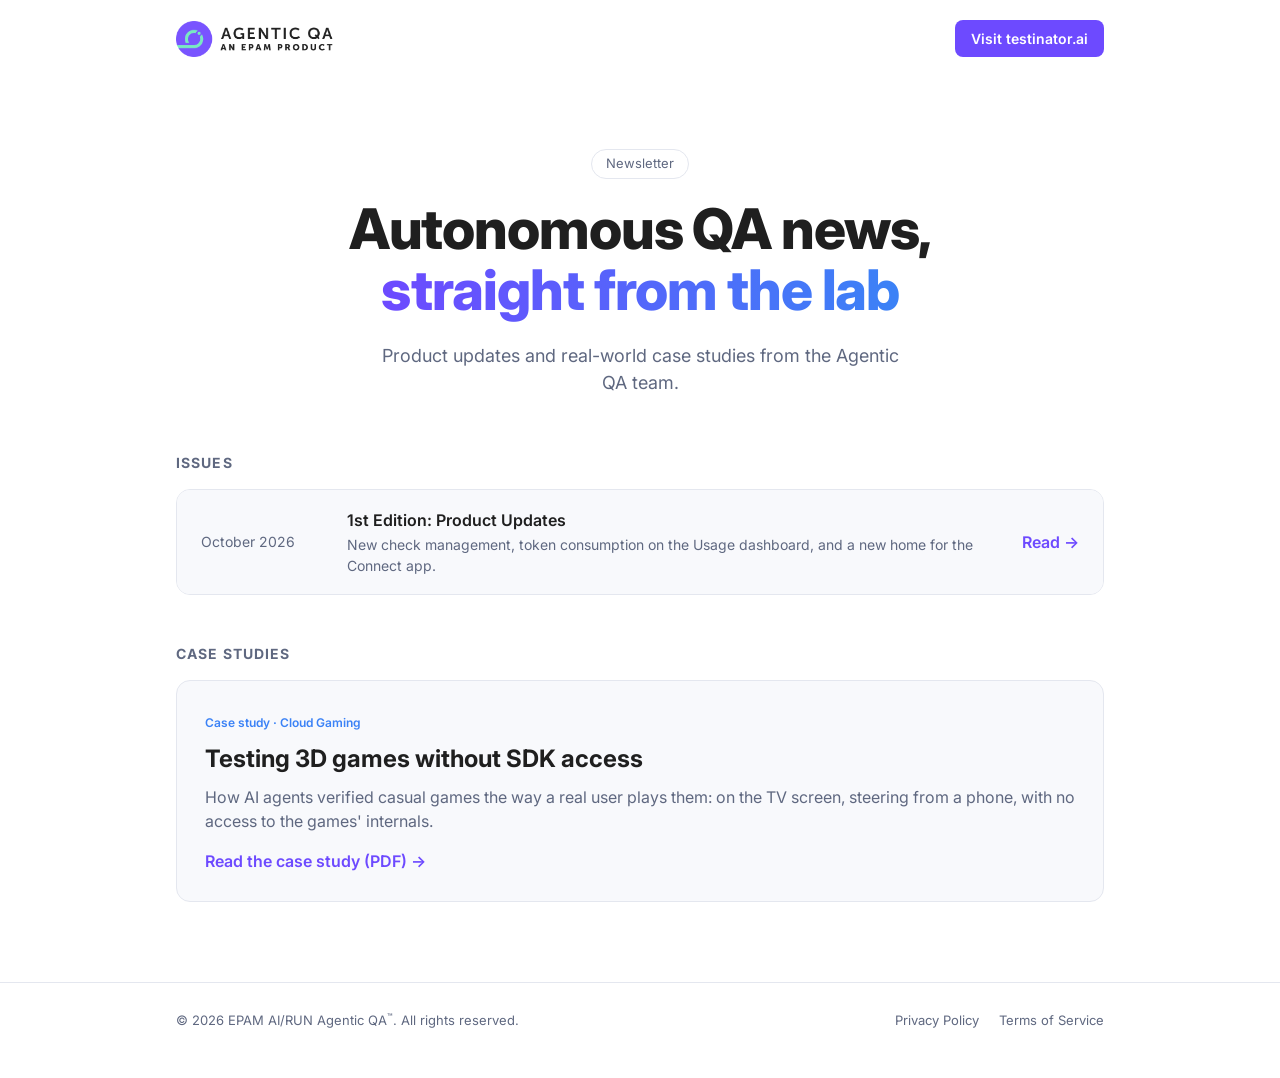
<file: index.html>
<!DOCTYPE html>
<html lang="en">
<head>
  <meta charset="utf-8">
  <title>Agentic QA Newsletter</title>
  <meta name="viewport" content="width=device-width,initial-scale=1">
  <meta name="description" content="The Agentic QA newsletter: product news and case studies on autonomous AI testing.">
  <meta property="og:title" content="Agentic QA Newsletter">
  <meta property="og:description" content="Product news and case studies on autonomous AI testing.">
  <meta property="og:type" content="website">
  <meta property="og:url" content="https://newsletter.testinator.ai/">
  <meta property="og:image" content="https://newsletter.testinator.ai/assets/images/og-preview.png">
  <meta property="og:image:width" content="1200">
  <meta property="og:image:height" content="630">
  <meta name="twitter:card" content="summary_large_image">
  <meta name="twitter:image" content="https://newsletter.testinator.ai/assets/images/og-preview.png">
  <link rel="canonical" href="https://newsletter.testinator.ai/">
  <link rel="preconnect" href="https://fonts.googleapis.com">
  <link rel="preconnect" href="https://fonts.gstatic.com" crossorigin>
  <link href="https://fonts.googleapis.com/css2?family=Inter:wght@400;500;600;700;800&display=swap" rel="stylesheet">
  <link rel="stylesheet" href="assets/css/style.css?v=5">
</head>
<body>
  <header class="nav">
    <a class="brand" href="https://testinator.ai/"><img src="assets/logos/agenticqa_logo_purpleteal_black_1000px.png" alt="Agentic QA, an EPAM product" width="156" height="36"></a>
    <a class="btn" href="https://testinator.ai/">Visit testinator.ai</a>
  </header>

  <main>
    <section class="hero">
      <p class="pill">Newsletter</p>
      <h1>Autonomous QA news,<br><span class="grad">straight from the lab</span></h1>
      <p class="lead">Product updates and real-world case studies from the Agentic QA team.</p>
    </section>

    <section class="list">
      <h2>Issues</h2>
      <!-- Newest first. To add an issue: copy one <a class="issue"> row, drop the file in issues/ as YYYY-MM-Nth-edition.html -->
      <div class="issues">
        <a class="issue" href="issues/2026-10-1st-edition.html">
          <span class="date">October 2026</span>
          <span class="title">1st Edition: Product Updates<small>New check management, token consumption on the Usage dashboard, and a new home for the Connect app.</small></span>
          <span class="go">Read →</span>
        </a>
      </div>
    </section>

    <section class="list">
      <h2>Case studies</h2>
      <a class="card" href="case-studies/testing-3d-games-without-sdk.pdf">
        <span class="tag">Case study · Cloud Gaming</span>
        <h3>Testing 3D games without SDK access</h3>
        <p>How AI agents verified casual games the way a real user plays them: on the TV screen, steering from a phone, with no access to the games' internals.</p>
        <span class="more">Read the case study (PDF) →</span>
      </a>
    </section>
  </main>

  <footer>
    <div class="foot">
      <p>&copy; 2026 EPAM AI/RUN Agentic QA<sup>™</sup>. All rights reserved.</p>
      <div class="links">
        <a target="_blank" rel="noopener" href="https://test.io/dataprivacy">Privacy Policy</a>
        <a target="_blank" rel="noopener" href="https://test.io/policies">Terms of Service</a>
      </div>
    </div>
  </footer>
</body>
</html>
</file>
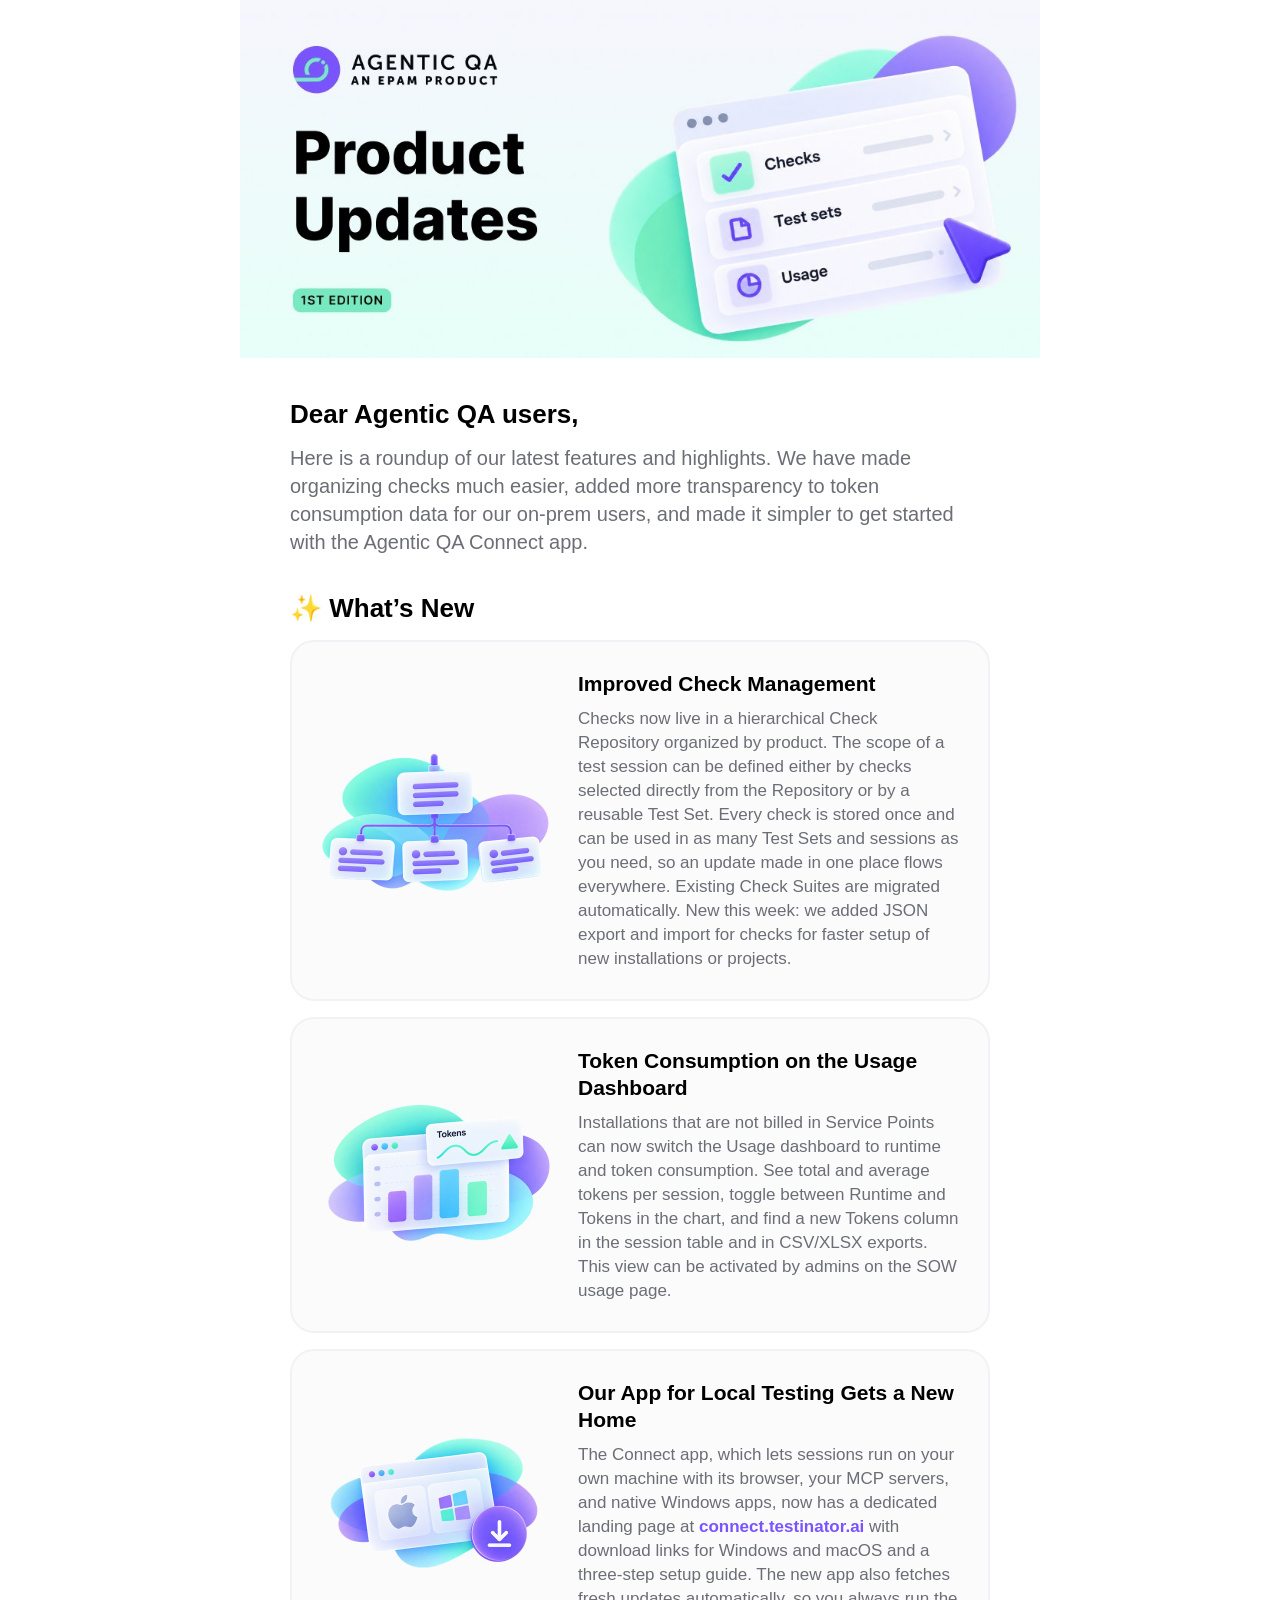
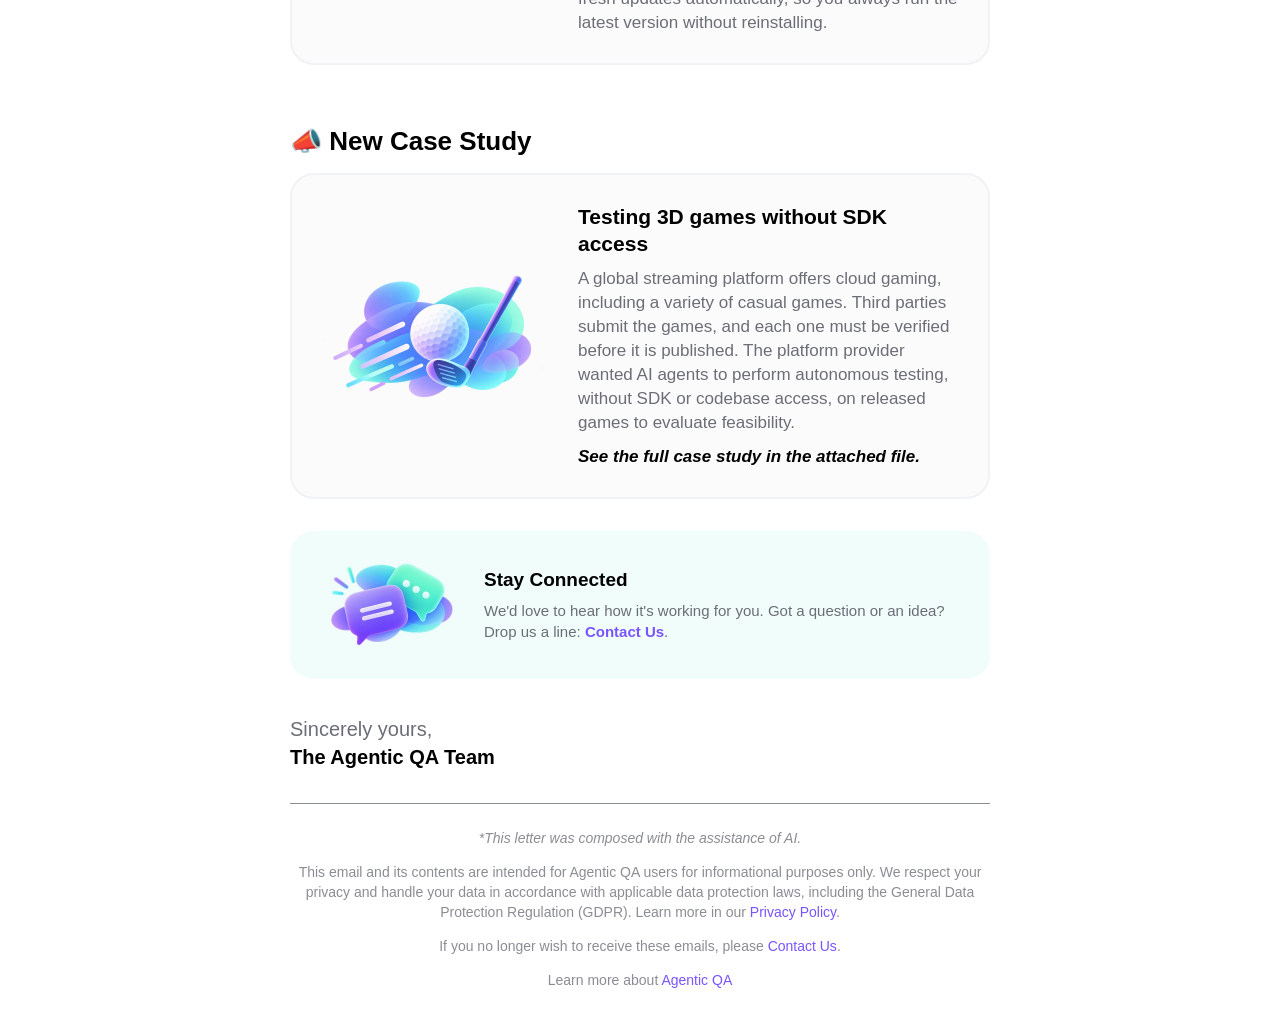
<file: issues/2026-10-1st-edition.html>
<!DOCTYPE html>
<html lang="en" xmlns="http://www.w3.org/1999/xhtml" xmlns:o="urn:schemas-microsoft-com:office:office">
<head>
<meta charset="utf-8">
<meta name="viewport" content="width=device-width, initial-scale=1">
<meta http-equiv="X-UA-Compatible" content="IE=edge">
<meta name="x-apple-disable-message-reformatting">
<title>Agentic QA Product Updates – 1st Edition</title>
<!--[if mso]>
<noscript><xml><o:OfficeDocumentSettings><o:PixelsPerInch>96</o:PixelsPerInch></o:OfficeDocumentSettings></xml></noscript>
<style>td, th, a, p, span, h1, h2, h3 { font-family: Arial, sans-serif !important; } a, span.MsoHyperlink { text-decoration: none !important; }</style>
<![endif]-->
<style>
  body { margin: 0; padding: 0; width: 100% !important; -webkit-text-size-adjust: 100%; -ms-text-size-adjust: 100%; }
  img { border: 0; outline: none; text-decoration: none; -ms-interpolation-mode: bicubic; }
  table { border-collapse: collapse; mso-table-lspace: 0; mso-table-rspace: 0; }
  a, a:link, a:visited, a span, span.MsoHyperlink, span.MsoHyperlinkFollowed { text-decoration: none !important; }
  span.MsoHyperlink { mso-style-priority: 99; color: inherit; }
  @media screen and (max-width: 820px) {
    .container { width: 100% !important; }
    .px { padding-left: 16px !important; padding-right: 16px !important; }
    .stack { display: block !important; width: 100% !important; box-sizing: border-box; }
    .card-img { padding: 20px 16px 0 !important; text-align: center !important; }
    .card-text { padding: 12px 20px 24px !important; }
    .hide-sm { display: none !important; }
    .stay-btn { padding: 0 20px 24px !important; }
  }
</style>
</head>
<body style="margin:0; padding:0; background-color:#FFFFFF;">
<div style="display:none; max-height:0; overflow:hidden; mso-hide:all;">New check management, token consumption on the Usage dashboard, and a new home for the Connect app.</div>

<table role="presentation" width="100%" cellpadding="0" cellspacing="0" border="0" style="background-color:#FFFFFF;">
<tr><td align="center" style="padding:0;">

<!--[if mso]><table role="presentation" width="800" cellpadding="0" cellspacing="0" border="0"><tr><td><![endif]-->
<table role="presentation" class="container" width="800" cellpadding="0" cellspacing="0" border="0" style="width:800px; max-width:800px; background-color:#FFFFFF;">

  <tr><td style="padding:0; line-height:0; font-size:0;">
    <a href="https://testinator.ai/" target="_blank"><img src="[data-uri]" width="800" alt="Agentic QA – Product Updates, 1st Edition" style="display:block; width:100%; max-width:800px; height:auto; border:0; font-family:Arial, sans-serif; font-size:24px; font-weight:bold; color:#000000;"></a>
  </td></tr>

  <tr><td class="px" style="padding:40px 50px 0; font-family:Inter, Arial, Helvetica, sans-serif;">
    <h1 style="margin:0 0 14px; font-size:26px; line-height:32px; font-weight:bold; color:#000000;">Dear Agentic QA users,</h1>
    <p style="margin:0; font-size:20px; line-height:28px; color:#6C6E76;">Here is a roundup of our latest features and highlights. We have made organizing checks much easier, added more transparency to token consumption data for our on-prem users, and made it simpler to get started with the Agentic QA Connect app.</p>
  </td></tr>

  <tr><td class="px" style="padding:36px 50px 16px; font-family:Inter, Arial, Helvetica, sans-serif;">
    <h2 style="margin:0; font-size:26px; line-height:32px; font-weight:bold; color:#000000;">&#10024; What&rsquo;s New</h2>
  </td></tr>
  <tr><td class="px" style="padding:0 50px 16px;">
    <table role="presentation" width="100%" cellpadding="0" cellspacing="0" border="0" style="border-collapse:separate;">
      <tr><td bgcolor="#FBFBFC" style="background-color:#FBFBFC; border:2px solid #F0F2F6; border-radius:24px;">
      <table role="presentation" width="100%" cellpadding="0" cellspacing="0" border="0">
      <tr>
        <td class="stack card-img" width="240" valign="middle" style="width:240px; padding:24px 0 24px 22px;"><img src="[data-uri]" width="240" alt="" style="display:block; width:240px; max-width:100%; height:auto; margin:0 auto;"></td>
        <td class="stack card-text" valign="middle" style="padding:28px 28px 28px 24px; font-family:Inter, Arial, Helvetica, sans-serif;">
          <h3 style="margin:0 0 10px; font-size:21px; line-height:27px; font-weight:bold; color:#000000;">Improved Check Management</h3>
          <p style="margin:0; font-size:17px; line-height:24px; color:#6C6E76;">Checks now live in a hierarchical Check Repository organized by product. The scope of a test session can be defined either by checks selected directly from the Repository or by a reusable Test Set. Every check is stored once and can be used in as many Test Sets and sessions as you need, so an update made in one place flows everywhere. Existing Check Suites are migrated automatically. New this week: we added JSON export and import for checks for faster setup of new installations or projects.</p>
        </td>
      </tr>
      </table>
      </td></tr>
    </table>
  </td></tr>
  <tr><td class="px" style="padding:0 50px 16px;">
    <table role="presentation" width="100%" cellpadding="0" cellspacing="0" border="0" style="border-collapse:separate;">
      <tr><td bgcolor="#FBFBFC" style="background-color:#FBFBFC; border:2px solid #F0F2F6; border-radius:24px;">
      <table role="presentation" width="100%" cellpadding="0" cellspacing="0" border="0">
      <tr>
        <td class="stack card-img" width="240" valign="middle" style="width:240px; padding:24px 0 24px 22px;"><img src="[data-uri]" width="240" alt="" style="display:block; width:240px; max-width:100%; height:auto; margin:0 auto;"></td>
        <td class="stack card-text" valign="middle" style="padding:28px 28px 28px 24px; font-family:Inter, Arial, Helvetica, sans-serif;">
          <h3 style="margin:0 0 10px; font-size:21px; line-height:27px; font-weight:bold; color:#000000;">Token Consumption on the Usage Dashboard</h3>
          <p style="margin:0; font-size:17px; line-height:24px; color:#6C6E76;">Installations that are not billed in Service Points can now switch the Usage dashboard to runtime and token consumption. See total and average tokens per session, toggle between Runtime and Tokens in the chart, and find a new Tokens column in the session table and in CSV/XLSX exports. This view can be activated by admins on the SOW usage page.</p>
        </td>
      </tr>
      </table>
      </td></tr>
    </table>
  </td></tr>
  <tr><td class="px" style="padding:0 50px 16px;">
    <table role="presentation" width="100%" cellpadding="0" cellspacing="0" border="0" style="border-collapse:separate;">
      <tr><td bgcolor="#FBFBFC" style="background-color:#FBFBFC; border:2px solid #F0F2F6; border-radius:24px;">
      <table role="presentation" width="100%" cellpadding="0" cellspacing="0" border="0">
      <tr>
        <td class="stack card-img" width="240" valign="middle" style="width:240px; padding:24px 0 24px 22px;"><img src="[data-uri]" width="240" alt="" style="display:block; width:240px; max-width:100%; height:auto; margin:0 auto;"></td>
        <td class="stack card-text" valign="middle" style="padding:28px 28px 28px 24px; font-family:Inter, Arial, Helvetica, sans-serif;">
          <h3 style="margin:0 0 10px; font-size:21px; line-height:27px; font-weight:bold; color:#000000;">Our App for Local Testing Gets a New Home</h3>
          <p style="margin:0; font-size:17px; line-height:24px; color:#6C6E76;">The Connect app, which lets sessions run on your own machine with its browser, your MCP servers, and native Windows apps, now has a dedicated landing page at <a href="https://connect.testinator.ai/" target="_blank" style="font-weight:bold; color:#7954FF; text-decoration:none;"><span style="font-weight:bold; color:#7954FF; text-decoration:none;">connect.testinator.ai</span></a> with download links for Windows and macOS and a three-step setup guide. The new app also fetches fresh updates automatically, so you always run the latest version without reinstalling.</p>
        </td>
      </tr>
      </table>
      </td></tr>
    </table>
  </td></tr>


  <tr><td class="px" style="padding:44px 50px 16px; font-family:Inter, Arial, Helvetica, sans-serif;">
    <h2 style="margin:0; font-size:26px; line-height:32px; font-weight:bold; color:#000000;">&#128227; New Case Study</h2>
  </td></tr>
  <tr><td class="px" style="padding:0 50px 16px;">
    <table role="presentation" width="100%" cellpadding="0" cellspacing="0" border="0" style="border-collapse:separate;">
      <tr><td bgcolor="#FBFBFC" style="background-color:#FBFBFC; border:2px solid #F0F2F6; border-radius:24px;">
      <table role="presentation" width="100%" cellpadding="0" cellspacing="0" border="0">
      <tr>
        <td class="stack card-img" width="240" valign="middle" style="width:240px; padding:24px 0 24px 22px;"><img src="[data-uri]" width="240" alt="" style="display:block; width:240px; max-width:100%; height:auto; margin:0 auto;"></td>
        <td class="stack card-text" valign="middle" style="padding:28px 28px 28px 24px; font-family:Inter, Arial, Helvetica, sans-serif;">
          <h3 style="margin:0 0 10px; font-size:21px; line-height:27px; font-weight:bold; color:#000000;">Testing 3D games without SDK access</h3>
          <p style="margin:0; font-size:17px; line-height:24px; color:#6C6E76;">A global streaming platform offers cloud gaming, including a variety of casual games. Third parties submit the games, and each one must be verified before it is published. The platform provider wanted AI agents to perform autonomous testing, without SDK or codebase access, on released games to evaluate feasibility.</p><p style="margin:10px 0 0; font-size:17px; line-height:24px; font-style:italic; font-weight:600; color:#000000;">See the full case study in the attached file.</p>
        </td>
      </tr>
      </table>
      </td></tr>
    </table>
  </td></tr>

  <tr><td class="px" style="padding:16px 50px 0;">
    <table role="presentation" width="100%" cellpadding="0" cellspacing="0" border="0" style="border-collapse:separate;">
      <tr><td bgcolor="#F0FDFA" style="background-color:#F0FDFA; border-radius:24px;">
      <table role="presentation" width="100%" cellpadding="0" cellspacing="0" border="0">
      <tr>
        <td class="stack card-img" width="150" valign="middle" style="width:150px; padding:24px 0 24px 24px;"><img src="[data-uri]" width="150" alt="" style="display:block; width:150px; height:auto; margin:0 auto;"></td>
        <td class="stack card-text" valign="middle" style="padding:24px 20px 24px 20px; font-family:Inter, Arial, Helvetica, sans-serif;">
          <h3 style="margin:0 0 8px; font-size:19px; line-height:24px; font-weight:bold; color:#000000;">Stay Connected</h3>
          <p style="margin:0; font-size:15px; line-height:21px; color:#6C6E76;">We'd love to hear how it's working for you. Got a question or an idea? Drop us a line: <a href="https://testinator.ai/#contact" style="font-weight:bold; color:#7954FF; text-decoration:none;"><span style="font-weight:bold; color:#7954FF; text-decoration:none;">Contact Us</span></a>.</p>
        </td>
      </tr>
      </table>
      </td></tr>
    </table>
  </td></tr>

  <tr><td class="px" style="padding:36px 50px 32px; font-family:Inter, Arial, Helvetica, sans-serif; font-size:20px; line-height:28px; color:#6C6E76;">
    Sincerely yours,<br><strong style="color:#000000;">The Agentic QA Team</strong>
  </td></tr>

  <tr><td class="px" style="padding:0 50px;">
    <table role="presentation" width="100%" cellpadding="0" cellspacing="0" border="0"><tr><td style="border-top:1px solid #8B8D94; font-size:0; line-height:0; height:0; mso-line-height-rule:exactly;"></td></tr></table>
  </td></tr>

  <tr><td class="px" align="center" style="padding:24px 50px 40px; font-family:Inter, Arial, Helvetica, sans-serif; font-size:14px; line-height:20px; color:#8B8D94; text-align:center;">
    <p style="margin:0 0 14px; font-style:italic;">*This letter was composed with the assistance of AI.</p>
    <p style="margin:0 0 14px;">This email and its contents are intended for Agentic QA users for informational purposes only. We respect your privacy and handle your data in accordance with applicable data protection laws, including the General Data Protection Regulation (GDPR). Learn more in our <a href="https://test.io/dataprivacy" target="_blank" style="color:#7954FF; text-decoration:none;"><span style="color:#7954FF; text-decoration:none;">Privacy Policy</span></a>.</p>
    <p style="margin:0 0 14px;">If you no longer wish to receive these emails, please <a href="https://testinator.ai/#contact" style="color:#7954FF; text-decoration:none;"><span style="color:#7954FF; text-decoration:none;">Contact Us</span></a>.</p>
    <p style="margin:0;">Learn more about <a href="https://test.io/ai-in-qa/agentic-qa" target="_blank" style="color:#7954FF; text-decoration:none;"><span style="color:#7954FF; text-decoration:none;">Agentic QA</span></a></p>
  </td></tr>

</table>
<!--[if mso]></td></tr></table><![endif]-->

</td></tr>
</table>
</body>
</html>
</file>
<file: assets/css/style.css>
:root{--bg:#fff;--panel:#f8f9fc;--border:#e4e7ef;--text:#1f1f1f;--muted:#5f6880;--accent:#6d4aff;--accent2:#3b82f6}
*{box-sizing:border-box}
body{margin:0;background:var(--bg);color:var(--text);font-family:Inter,system-ui,-apple-system,sans-serif;line-height:1.5}
a{color:inherit;text-decoration:none}
.nav{display:flex;justify-content:space-between;align-items:center;max-width:960px;margin:0 auto;padding:20px 16px}
.brand{display:block}
.brand img{display:block;height:36px;width:auto}
.btn{background:var(--accent);color:#fff;padding:8px 16px;border-radius:8px;font-size:14px;font-weight:600}
.btn:hover{filter:brightness(1.1)}
main{max-width:960px;margin:0 auto;padding:0 16px}
.hero{text-align:center;padding:72px 0 56px}
.pill{display:inline-block;margin:0 0 20px;padding:4px 14px;border:1px solid var(--border);border-radius:999px;color:var(--muted);font-size:13px}
h1{font-size:clamp(32px,6vw,56px);line-height:1.1;font-weight:800;margin:0 0 20px;letter-spacing:-.02em}
.grad{background:linear-gradient(90deg,var(--accent),var(--accent2));-webkit-background-clip:text;background-clip:text;color:transparent}
.lead{color:var(--muted);font-size:18px;max-width:520px;margin:0 auto}
.list h2{font-size:14px;text-transform:uppercase;letter-spacing:.08em;color:var(--muted);margin:0 0 16px}
.card{display:block;background:var(--panel);border:1px solid var(--border);border-radius:14px;padding:28px;transition:border-color .15s,transform .15s}
.card:hover{border-color:var(--accent);transform:translateY(-2px)}
.tag{font-size:12px;color:var(--accent2);font-weight:600}
.card h3{font-size:24px;margin:8px 0 8px}
.card p{color:var(--muted);margin:0 0 16px}
.more{color:var(--accent);font-weight:600}
footer{margin-top:80px;border-top:1px solid var(--border);color:var(--muted);font-size:13px}
.foot{max-width:960px;margin:0 auto;padding:28px 16px 48px;display:flex;flex-direction:column;align-items:center;gap:16px}
.foot p{margin:0}
.links{display:flex;gap:20px}
@media(min-width:768px){.foot{flex-direction:row;justify-content:space-between}}
footer a:hover{color:var(--text)}
.list+.list{margin-top:48px}
.issues{border:1px solid var(--border);border-radius:14px;overflow:hidden}
.issue{display:grid;grid-template-columns:130px 1fr auto;gap:16px;align-items:center;padding:18px 24px;background:var(--panel);transition:background .15s}
.issue+.issue{border-top:1px solid var(--border)}
.issue:hover{background:#f0eeff}
.issue .date{color:var(--muted);font-size:14px}
.issue .title{font-weight:600}
.issue small{display:block;font-weight:400;color:var(--muted);font-size:14px;margin-top:2px}
.issue .go{color:var(--accent);font-weight:600}
@media(max-width:600px){.issue{grid-template-columns:1fr;gap:4px}}
footer sup{font-size:.7em;line-height:0}
</file>
